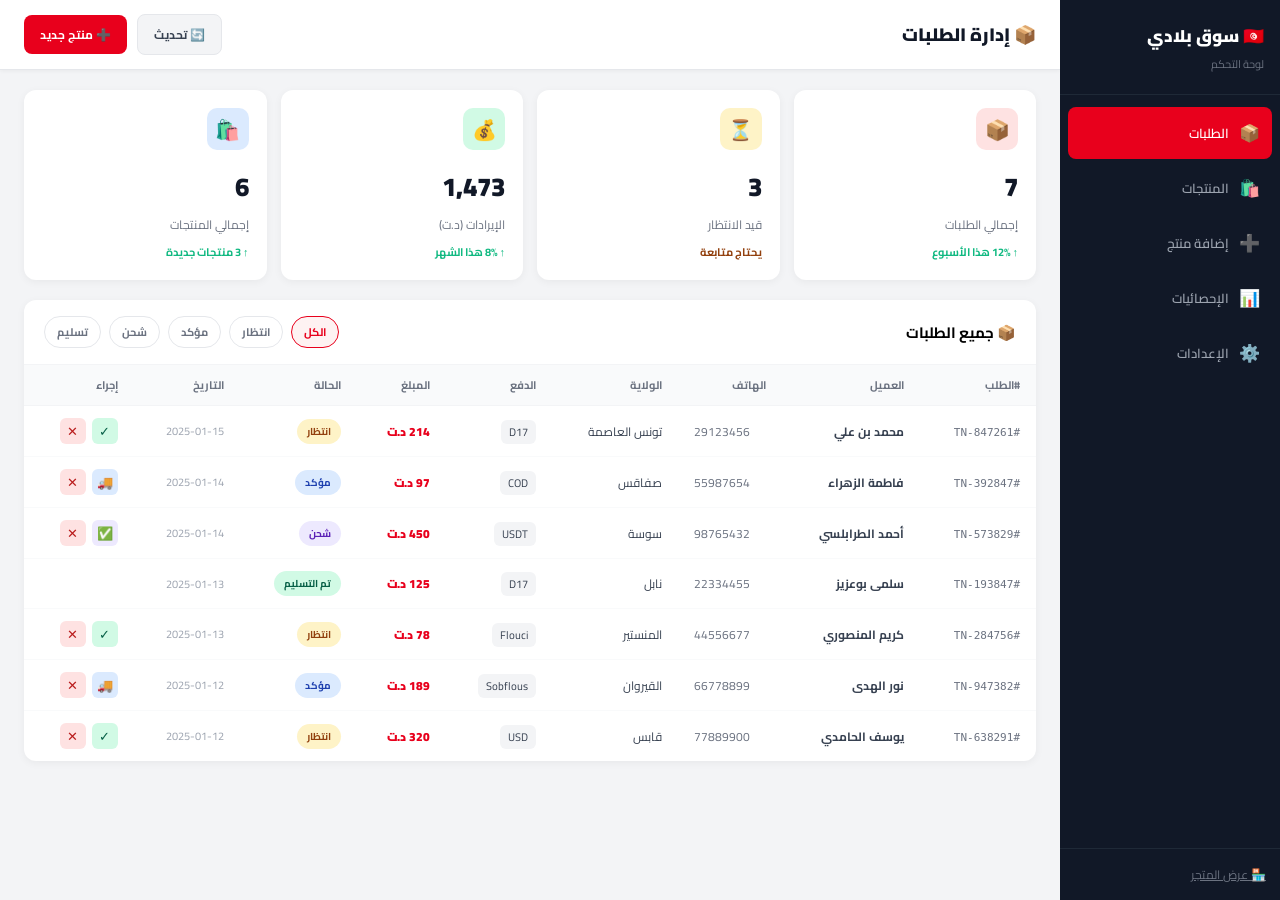
<file: admin-لوحة-التحكم.html>
<!DOCTYPE html>
<html lang="ar" dir="rtl">
<head>
<meta charset="UTF-8">
<meta name="viewport" content="width=device-width, initial-scale=1.0">
<title>لوحة التحكم | سوق بلادي</title>
<link href="https://fonts.googleapis.com/css2?family=Cairo:wght@400;600;700;900&display=swap" rel="stylesheet">
<style>
*{margin:0;padding:0;box-sizing:border-box}
body{font-family:'Cairo',sans-serif;background:#F3F4F6;direction:rtl}
:root{--red:#E8001C;--green:#10B981;--blue:#3B82F6;--gold:#F5A623;--dark:#111827}

.sidebar{position:fixed;right:0;top:0;height:100vh;width:220px;background:var(--dark);display:flex;flex-direction:column;z-index:10}
.sb-logo{padding:20px 16px;border-bottom:1px solid #1F2937}
.sb-logo h1{color:white;font-size:17px;font-weight:900}
.sb-logo p{color:#6B7280;font-size:11px;margin-top:2px}
.sb-nav{padding:12px 8px;flex:1}
.sb-item{display:flex;align-items:center;gap:10px;padding:10px 12px;border-radius:8px;color:#9CA3AF;font-size:13px;font-weight:600;cursor:pointer;transition:all .2s;margin-bottom:3px}
.sb-item:hover{background:#1F2937;color:white}
.sb-item.active{background:var(--red);color:white}
.sb-item .si{font-size:17px}
.sb-footer{padding:14px;border-top:1px solid #1F2937}
.sb-footer a{color:#6B7280;font-size:12px;display:flex;align-items:center;gap:6px;transition:color .2s}
.sb-footer a:hover{color:white}

.main{margin-right:220px;min-height:100vh}
.topbar{background:white;padding:14px 24px;border-bottom:1px solid #E5E7EB;display:flex;align-items:center;justify-content:space-between;box-shadow:0 1px 4px rgba(0,0,0,.05)}
.tb-title{font-size:18px;font-weight:900;color:#111827}
.tb-actions{display:flex;align-items:center;gap:10px}
.tb-btn{padding:8px 16px;border-radius:8px;font-size:12px;font-weight:700;cursor:pointer;font-family:'Cairo',sans-serif;border:none;transition:all .2s}
.tb-btn.primary{background:var(--red);color:white}
.tb-btn.primary:hover{background:#b50017}
.tb-btn.sec{background:#F3F4F6;color:#374151;border:1px solid #E5E7EB}

.content{padding:20px 24px}

/* STATS */
.stats-grid{display:grid;grid-template-columns:repeat(4,1fr);gap:14px;margin-bottom:20px}
.stat-card{background:white;border-radius:12px;padding:18px;box-shadow:0 2px 8px rgba(0,0,0,.05)}
.stat-icon{width:42px;height:42px;border-radius:10px;display:flex;align-items:center;justify-content:center;font-size:20px;margin-bottom:12px}
.stat-val{font-size:26px;font-weight:900;color:#111827}
.stat-label{font-size:12px;color:#6B7280;margin-top:2px}
.stat-change{font-size:11px;font-weight:700;margin-top:6px}
.up{color:var(--green)}.down{color:var(--red)}

/* TABLE */
.table-card{background:white;border-radius:12px;box-shadow:0 2px 8px rgba(0,0,0,.05);overflow:hidden;margin-bottom:16px}
.tc-head{padding:16px 20px;display:flex;align-items:center;justify-content:space-between;border-bottom:1px solid #F3F4F6}
.tc-title{font-size:15px;font-weight:700}
.tc-filters{display:flex;gap:8px}
.filter-btn{padding:5px 12px;border-radius:20px;font-size:11px;font-weight:700;cursor:pointer;border:1.5px solid #E5E7EB;background:white;color:#6B7280;transition:all .2s;font-family:'Cairo',sans-serif}
.filter-btn.active,.filter-btn:hover{border-color:var(--red);color:var(--red);background:#FEF2F2}
table{width:100%;border-collapse:collapse}
th{text-align:right;padding:10px 16px;font-size:11px;font-weight:700;color:#6B7280;background:#F9FAFB;border-bottom:1px solid #F3F4F6}
td{padding:12px 16px;font-size:12px;border-bottom:1px solid #F9FAFB;color:#374151}
tr:last-child td{border-bottom:none}
tr:hover td{background:#FAFAFA}
.status-badge{padding:3px 10px;border-radius:20px;font-size:10px;font-weight:700;display:inline-block}
.s-pending{background:#FEF3C7;color:#92400E}
.s-confirmed{background:#DBEAFE;color:#1E40AF}
.s-shipped{background:#EDE9FE;color:#5B21B6}
.s-delivered{background:#D1FAE5;color:#065F46}
.s-cancelled{background:#FEE2E2;color:#B91C1C}
.action-btn{width:26px;height:26px;border-radius:6px;border:none;cursor:pointer;display:inline-flex;align-items:center;justify-content:center;font-size:13px;transition:all .2s;margin-left:3px}
.action-btn:hover{transform:scale(1.1)}
.a-confirm{background:#D1FAE5;color:#065F46}
.a-ship{background:#DBEAFE;color:#1E40AF}
.a-deliver{background:#EDE9FE;color:#5B21B6}
.a-cancel{background:#FEE2E2;color:#B91C1C}

/* ADD PRODUCT FORM */
.form-card{background:white;border-radius:12px;padding:24px;box-shadow:0 2px 8px rgba(0,0,0,.05);max-width:600px}
.form-row{display:grid;grid-template-columns:1fr 1fr;gap:12px;margin-bottom:12px}
.form-full{grid-column:1/-1}
.form-group{display:flex;flex-direction:column;gap:4px}
.form-label{font-size:11px;font-weight:700;color:#6B7280}
.form-input,.form-select,.form-textarea{padding:10px 12px;border:2px solid #E5E7EB;border-radius:8px;font-size:13px;font-family:'Cairo',sans-serif;direction:rtl;transition:border-color .2s;outline:none}
.form-input:focus,.form-select:focus,.form-textarea:focus{border-color:var(--red)}
.form-textarea{resize:none;height:80px}
.submit-btn{background:var(--red);color:white;padding:12px 28px;border-radius:8px;font-size:14px;font-weight:700;cursor:pointer;font-family:'Cairo',sans-serif;border:none;transition:all .2s;margin-top:4px}
.submit-btn:hover{background:#b50017;transform:translateY(-1px)}

/* TABS */
.tab-content{display:none}.tab-content.active{display:block}

@media(max-width:768px){
  .sidebar{display:none}.main{margin-right:0}
  .stats-grid{grid-template-columns:repeat(2,1fr)}
}
</style>
</head>
<body>

<!-- SIDEBAR -->
<div class="sidebar">
  <div class="sb-logo">
    <h1>🇹🇳 سوق بلادي</h1>
    <p>لوحة التحكم</p>
  </div>
  <div class="sb-nav">
    <div class="sb-item active" onclick="showTab('orders',this)"><span class="si">📦</span> الطلبات</div>
    <div class="sb-item" onclick="showTab('products',this)"><span class="si">🛍️</span> المنتجات</div>
    <div class="sb-item" onclick="showTab('add',this)"><span class="si">➕</span> إضافة منتج</div>
    <div class="sb-item" onclick="showTab('stats',this)"><span class="si">📊</span> الإحصائيات</div>
    <div class="sb-item" onclick="showTab('settings',this)"><span class="si">⚙️</span> الإعدادات</div>
  </div>
  <div class="sb-footer">
    <a href="/index.html">🏪 عرض المتجر</a>
  </div>
</div>

<!-- MAIN -->
<div class="main">
  <div class="topbar">
    <div class="tb-title" id="page-title">📦 إدارة الطلبات</div>
    <div class="tb-actions">
      <button class="tb-btn sec" onclick="location.reload()">🔄 تحديث</button>
      <button class="tb-btn primary" onclick="showTab('add',null)">➕ منتج جديد</button>
    </div>
  </div>

  <div class="content">
    <!-- STATS ROW -->
    <div class="stats-grid">
      <div class="stat-card">
        <div class="stat-icon" style="background:#FEE2E2">📦</div>
        <div class="stat-val" id="stat-orders">24</div>
        <div class="stat-label">إجمالي الطلبات</div>
        <div class="stat-change up">↑ 12% هذا الأسبوع</div>
      </div>
      <div class="stat-card">
        <div class="stat-icon" style="background:#FEF3C7">⏳</div>
        <div class="stat-val" id="stat-pending">7</div>
        <div class="stat-label">قيد الانتظار</div>
        <div class="stat-change" style="color:#92400E">يحتاج متابعة</div>
      </div>
      <div class="stat-card">
        <div class="stat-icon" style="background:#D1FAE5">💰</div>
        <div class="stat-val" id="stat-revenue">3,240</div>
        <div class="stat-label">الإيرادات (د.ت)</div>
        <div class="stat-change up">↑ 8% هذا الشهر</div>
      </div>
      <div class="stat-card">
        <div class="stat-icon" style="background:#DBEAFE">🛍️</div>
        <div class="stat-val" id="stat-products">16</div>
        <div class="stat-label">إجمالي المنتجات</div>
        <div class="stat-change up">↑ 3 منتجات جديدة</div>
      </div>
    </div>

    <!-- ORDERS TAB -->
    <div class="tab-content active" id="tab-orders">
      <div class="table-card">
        <div class="tc-head">
          <div class="tc-title">📦 جميع الطلبات</div>
          <div class="tc-filters">
            <button class="filter-btn active" onclick="filterOrders('all',this)">الكل</button>
            <button class="filter-btn" onclick="filterOrders('pending',this)">انتظار</button>
            <button class="filter-btn" onclick="filterOrders('confirmed',this)">مؤكد</button>
            <button class="filter-btn" onclick="filterOrders('shipped',this)">شحن</button>
            <button class="filter-btn" onclick="filterOrders('delivered',this)">تسليم</button>
          </div>
        </div>
        <div style="overflow-x:auto">
          <table>
            <thead>
              <tr>
                <th>#الطلب</th><th>العميل</th><th>الهاتف</th><th>الولاية</th><th>الدفع</th><th>المبلغ</th><th>الحالة</th><th>التاريخ</th><th>إجراء</th>
              </tr>
            </thead>
            <tbody id="orders-tbody"></tbody>
          </table>
        </div>
      </div>
    </div>

    <!-- PRODUCTS TAB -->
    <div class="tab-content" id="tab-products">
      <div class="table-card">
        <div class="tc-head">
          <div class="tc-title">🛍️ المنتجات</div>
        </div>
        <div style="overflow-x:auto">
          <table>
            <thead>
              <tr><th>المنتج</th><th>الفئة</th><th>السعر</th><th>السعر القديم</th><th>المخزون</th><th>التخفيض</th></tr>
            </thead>
            <tbody id="products-tbody"></tbody>
          </table>
        </div>
      </div>
    </div>

    <!-- ADD PRODUCT TAB -->
    <div class="tab-content" id="tab-add">
      <div class="form-card">
        <h2 style="font-size:17px;font-weight:900;margin-bottom:18px;color:#111827">➕ إضافة منتج جديد</h2>
        <div class="form-row">
          <div class="form-group form-full">
            <label class="form-label">اسم المنتج بالعربية *</label>
            <input class="form-input" id="np-name" placeholder="مثال: سماعات بلوتوث لاسلكية">
          </div>
          <div class="form-group form-full">
            <label class="form-label">وصف المنتج</label>
            <textarea class="form-textarea" id="np-desc" placeholder="اكتب وصفاً مختصراً للمنتج..."></textarea>
          </div>
          <div class="form-group">
            <label class="form-label">السعر الحالي (د.ت) *</label>
            <input class="form-input" id="np-price" type="number" placeholder="89">
          </div>
          <div class="form-group">
            <label class="form-label">السعر القديم (د.ت)</label>
            <input class="form-input" id="np-old" type="number" placeholder="149">
          </div>
          <div class="form-group">
            <label class="form-label">الفئة *</label>
            <select class="form-select" id="np-cat">
              <option value="electronics">📱 إلكترونيات</option>
              <option value="fashion">👗 أزياء وملابس</option>
              <option value="home">🏠 منزل وديكور</option>
              <option value="beauty">💄 جمال وعناية</option>
              <option value="sports">⚽ رياضة</option>
              <option value="kids">🧸 أطفال</option>
            </select>
          </div>
          <div class="form-group">
            <label class="form-label">الكمية في المخزون *</label>
            <input class="form-input" id="np-stock" type="number" placeholder="50">
          </div>
          <div class="form-group form-full">
            <label class="form-label">رابط صورة المنتج (اختياري)</label>
            <input class="form-input" id="np-img" placeholder="https://...">
          </div>
        </div>
        <button class="submit-btn" onclick="addProduct()">➕ إضافة المنتج</button>
        <div id="add-msg" style="margin-top:10px;font-size:13px;font-weight:700"></div>
      </div>
    </div>

    <!-- STATS TAB -->
    <div class="tab-content" id="tab-stats">
      <div class="table-card" style="padding:24px">
        <h2 style="font-size:17px;font-weight:900;margin-bottom:16px">📊 إحصائيات المتجر</h2>
        <div style="display:grid;grid-template-columns:repeat(2,1fr);gap:16px">
          <div style="background:#F9FAFB;border-radius:10px;padding:16px">
            <div style="font-size:13px;color:#6B7280;font-weight:700;margin-bottom:8px">💳 طرق الدفع الأكثر استخداماً</div>
            <div style="display:flex;flex-direction:column;gap:6px" id="pay-stats"></div>
          </div>
          <div style="background:#F9FAFB;border-radius:10px;padding:16px">
            <div style="font-size:13px;color:#6B7280;font-weight:700;margin-bottom:8px">🗺️ أكثر الولايات طلباً</div>
            <div style="display:flex;flex-direction:column;gap:6px" id="gov-stats"></div>
          </div>
        </div>
      </div>
    </div>

    <!-- SETTINGS TAB -->
    <div class="tab-content" id="tab-settings">
      <div class="form-card">
        <h2 style="font-size:17px;font-weight:900;margin-bottom:18px">⚙️ إعدادات المتجر</h2>
        <div style="display:flex;flex-direction:column;gap:14px">
          <div class="form-group">
            <label class="form-label">اسم المتجر</label>
            <input class="form-input" value="سوق بلادي">
          </div>
          <div class="form-group">
            <label class="form-label">رقم واتساب للتواصل</label>
            <input class="form-input" placeholder="+216 XX XXX XXX" dir="ltr">
          </div>
          <div class="form-group">
            <label class="form-label">رسوم التوصيل الافتراضية (د.ت)</label>
            <input class="form-input" value="7" type="number">
          </div>
          <div class="form-group">
            <label class="form-label">عنوان محفظة USDT (TRC20)</label>
            <input class="form-input" value="TKjXzp9vF3mNwQ8cYhRfbT2eUsLdP7aKmX" dir="ltr">
          </div>
          <div class="form-group">
            <label class="form-label">إيميل PayPal</label>
            <input class="form-input" placeholder="pay@souqbladi.tn" dir="ltr">
          </div>
          <button class="submit-btn">💾 حفظ الإعدادات</button>
        </div>
      </div>
    </div>
  </div>
</div>

<script>
// DEMO DATA
let orders = [
  {id:'TN-847261',name:'محمد بن علي',phone:'29123456',gov:'تونس العاصمة',pay:'D17',amount:214,status:'pending',date:'2025-01-15'},
  {id:'TN-392847',name:'فاطمة الزهراء',phone:'55987654',gov:'صفاقس',pay:'COD',amount:97,status:'confirmed',date:'2025-01-14'},
  {id:'TN-573829',name:'أحمد الطرابلسي',phone:'98765432',gov:'سوسة',pay:'USDT',amount:450,status:'shipped',date:'2025-01-14'},
  {id:'TN-193847',name:'سلمى بوعزيز',phone:'22334455',gov:'نابل',pay:'D17',amount:125,status:'delivered',date:'2025-01-13'},
  {id:'TN-284756',name:'كريم المنصوري',phone:'44556677',gov:'المنستير',pay:'Flouci',amount:78,status:'pending',date:'2025-01-13'},
  {id:'TN-947382',name:'نور الهدى',phone:'66778899',gov:'القيروان',pay:'Sobflous',amount:189,status:'confirmed',date:'2025-01-12'},
  {id:'TN-638291',name:'يوسف الحامدي',phone:'77889900',gov:'قابس',pay:'USD',amount:320,status:'pending',date:'2025-01-12'},
]

const products = [
  {name:'سماعات بلوتوث لاسلكية',cat:'electronics',price:89,old:149,stock:50,disc:40},
  {name:'ساعة ذكية مقاومة للماء',cat:'electronics',price:125,old:220,stock:30,disc:43},
  {name:'حقيبة ظهر جلدية',cat:'fashion',price:65,old:95,stock:20,disc:32},
  {name:'مجموعة عناية بشرة كورية',cat:'beauty',price:48,old:80,stock:100,disc:40},
  {name:'مصباح LED ذكي',cat:'home',price:29,old:45,stock:60,disc:36},
  {name:'حذاء رياضي للجري',cat:'sports',price:85,old:130,stock:25,disc:35},
]

const STATUS = {
  pending:{label:'انتظار',cls:'s-pending'},
  confirmed:{label:'مؤكد',cls:'s-confirmed'},
  shipped:{label:'شحن',cls:'s-shipped'},
  delivered:{label:'تم التسليم',cls:'s-delivered'},
  cancelled:{label:'ملغي',cls:'s-cancelled'},
}

function renderOrders(filter='all') {
  const filtered = filter==='all' ? orders : orders.filter(o=>o.status===filter)
  const tbody = document.getElementById('orders-tbody')
  tbody.innerHTML = filtered.map(o=>`
    <tr>
      <td><span style="font-family:monospace;font-size:11px;color:#6B7280">#${o.id}</span></td>
      <td style="font-weight:700">${o.name}</td>
      <td style="direction:ltr;color:#6B7280">${o.phone}</td>
      <td>${o.gov}</td>
      <td><span style="background:#F3F4F6;padding:2px 8px;border-radius:6px;font-size:11px">${o.pay}</span></td>
      <td style="font-weight:900;color:#E8001C">${o.amount} د.ت</td>
      <td><span class="status-badge ${STATUS[o.status].cls}">${STATUS[o.status].label}</span></td>
      <td style="color:#9CA3AF;font-size:11px">${o.date}</td>
      <td>
        ${o.status==='pending'?`<button class="action-btn a-confirm" onclick="updateStatus('${o.id}','confirmed')" title="تأكيد">✓</button>`:''}
        ${o.status==='confirmed'?`<button class="action-btn a-ship" onclick="updateStatus('${o.id}','shipped')" title="شحن">🚚</button>`:''}
        ${o.status==='shipped'?`<button class="action-btn a-deliver" onclick="updateStatus('${o.id}','delivered')" title="تسليم">✅</button>`:''}
        ${!['delivered','cancelled'].includes(o.status)?`<button class="action-btn a-cancel" onclick="updateStatus('${o.id}','cancelled')" title="إلغاء">✕</button>`:''}
      </td>
    </tr>
  `).join('')
  document.getElementById('stat-orders').textContent=orders.length
  document.getElementById('stat-pending').textContent=orders.filter(o=>o.status==='pending').length
  document.getElementById('stat-revenue').textContent=orders.filter(o=>o.status!=='cancelled').reduce((s,o)=>s+o.amount,0).toLocaleString()
}

function renderProducts() {
  document.getElementById('products-tbody').innerHTML = products.map(p=>`
    <tr>
      <td style="font-weight:700">${p.name}</td>
      <td><span style="background:#DBEAFE;color:#1E40AF;padding:2px 8px;border-radius:10px;font-size:10px;font-weight:700">${p.cat}</span></td>
      <td style="font-weight:900;color:#E8001C">${p.price} د.ت</td>
      <td style="color:#9CA3AF;text-decoration:line-through">${p.old} د.ت</td>
      <td><span style="font-weight:700;color:${p.stock<10?'#E8001C':'#10B981'}">${p.stock}</span></td>
      <td><span style="background:#FEE2E2;color:#B91C1C;padding:2px 8px;border-radius:10px;font-size:10px;font-weight:700">-${p.disc}%</span></td>
    </tr>
  `).join('')
  document.getElementById('stat-products').textContent=products.length
}

function renderStats() {
  const pays = {}; orders.forEach(o=>{pays[o.pay]=(pays[o.pay]||0)+1})
  document.getElementById('pay-stats').innerHTML = Object.entries(pays).sort((a,b)=>b[1]-a[1]).map(([k,v])=>`
    <div style="display:flex;justify-content:space-between;font-size:12px">
      <span style="font-weight:600">${k}</span>
      <span style="font-weight:900;color:#E8001C">${v} طلبات</span>
    </div>
  `).join('')
  const govs = {}; orders.forEach(o=>{govs[o.gov]=(govs[o.gov]||0)+1})
  document.getElementById('gov-stats').innerHTML = Object.entries(govs).sort((a,b)=>b[1]-a[1]).map(([k,v])=>`
    <div style="display:flex;justify-content:space-between;font-size:12px">
      <span style="font-weight:600">${k}</span>
      <span style="font-weight:900;color:#3B82F6">${v} طلبات</span>
    </div>
  `).join('')
}

function updateStatus(id, status) {
  orders = orders.map(o=>o.id===id?{...o,status}:o)
  renderOrders()
}

function filterOrders(filter, btn) {
  document.querySelectorAll('.filter-btn').forEach(b=>b.classList.remove('active'))
  if(btn) btn.classList.add('active')
  renderOrders(filter)
}

function addProduct() {
  const name=document.getElementById('np-name').value.trim()
  const price=parseFloat(document.getElementById('np-price').value)
  const old=parseFloat(document.getElementById('np-old').value)||0
  const cat=document.getElementById('np-cat').value
  const stock=parseInt(document.getElementById('np-stock').value)||0
  const msg=document.getElementById('add-msg')
  if(!name||!price){msg.style.color='#E8001C';msg.textContent='⚠️ يرجى ملء الحقول المطلوبة';return}
  products.push({name,cat,price,old,stock,disc:old?Math.round((1-price/old)*100):0})
  renderProducts()
  document.getElementById('np-name').value=''
  document.getElementById('np-price').value=''
  document.getElementById('np-old').value=''
  document.getElementById('np-stock').value=''
  msg.style.color='#10B981'
  msg.textContent=`✅ تمت إضافة "${name}" بنجاح!`
  setTimeout(()=>{msg.textContent='';showTab('products',null)},2000)
}

function showTab(tab, el) {
  document.querySelectorAll('.tab-content').forEach(t=>t.classList.remove('active'))
  document.querySelectorAll('.sb-item').forEach(i=>i.classList.remove('active'))
  document.getElementById('tab-'+tab).classList.add('active')
  if(el) el.classList.add('active')
  const titles={orders:'📦 إدارة الطلبات',products:'🛍️ إدارة المنتجات',add:'➕ إضافة منتج جديد',stats:'📊 الإحصائيات',settings:'⚙️ الإعدادات'}
  document.getElementById('page-title').textContent=titles[tab]
}

// Init
renderOrders()
renderProducts()
renderStats()
</script>
</body>
</html>
</file>
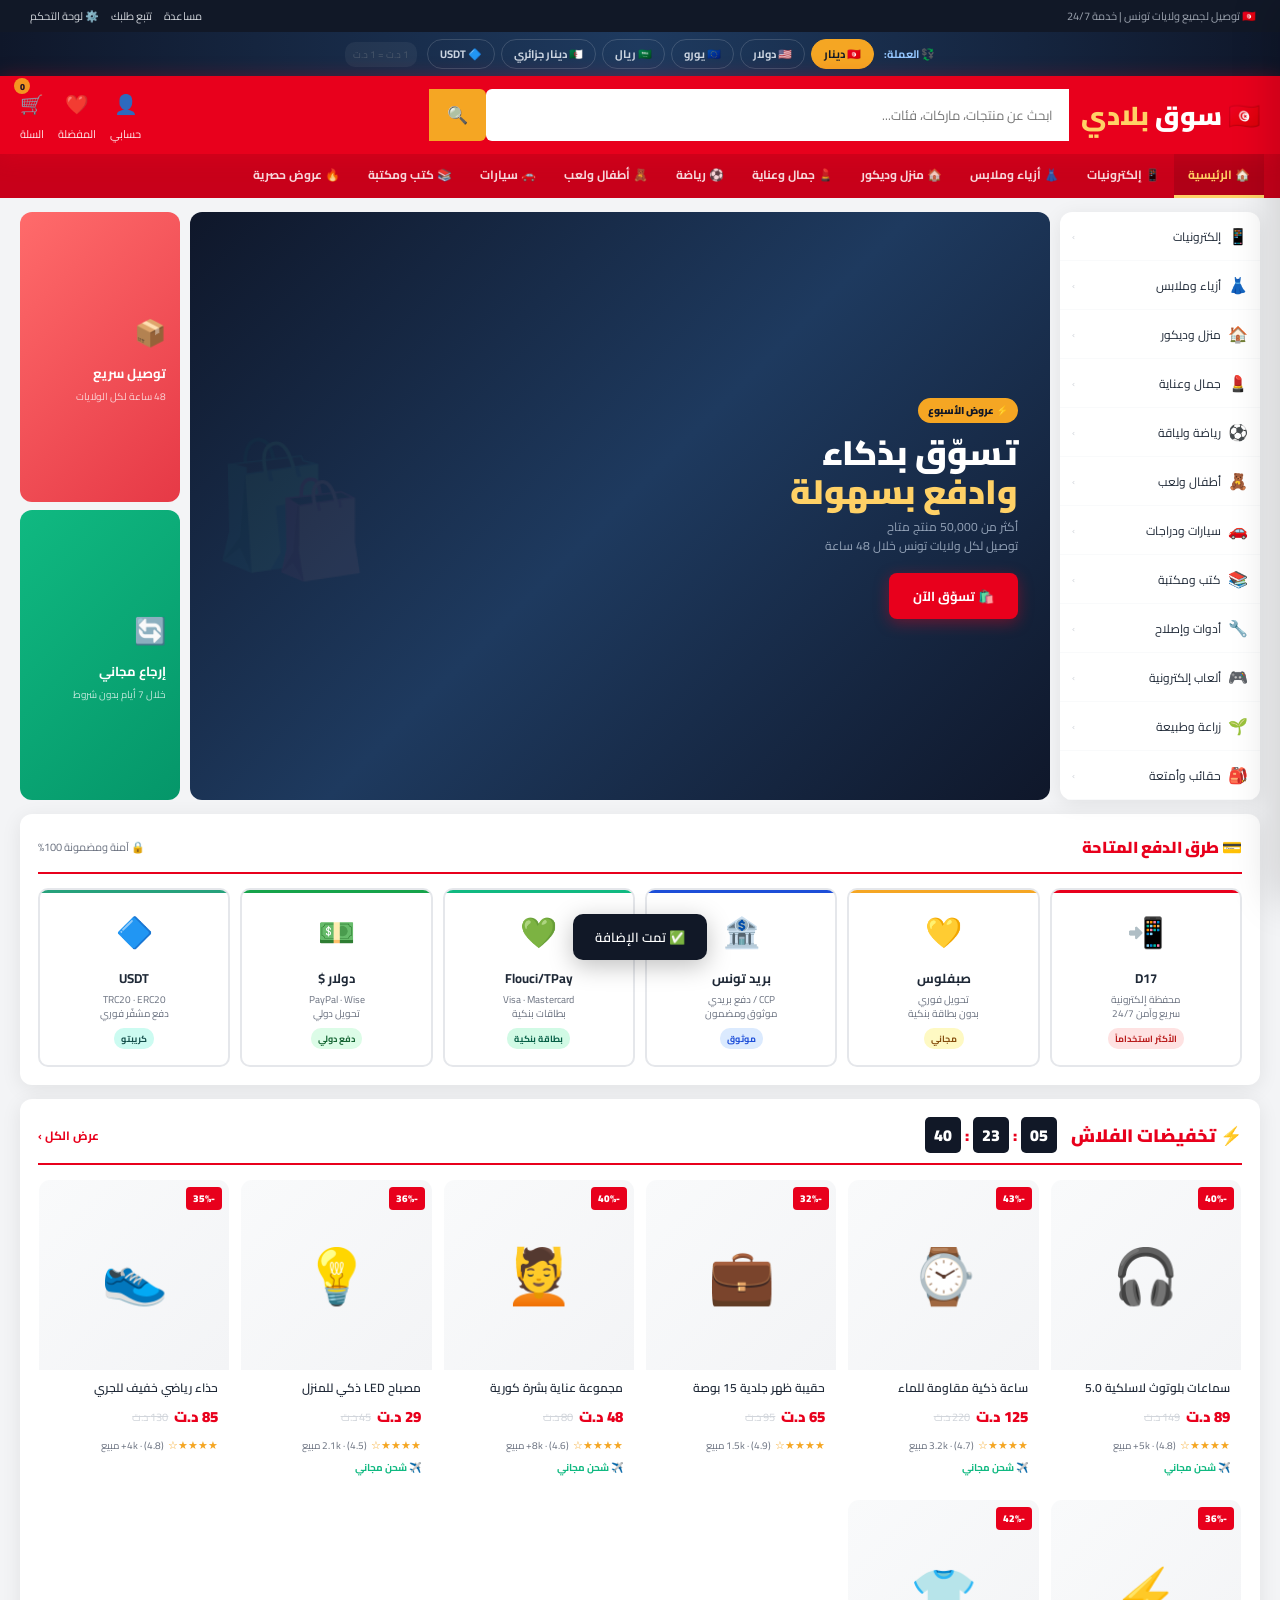
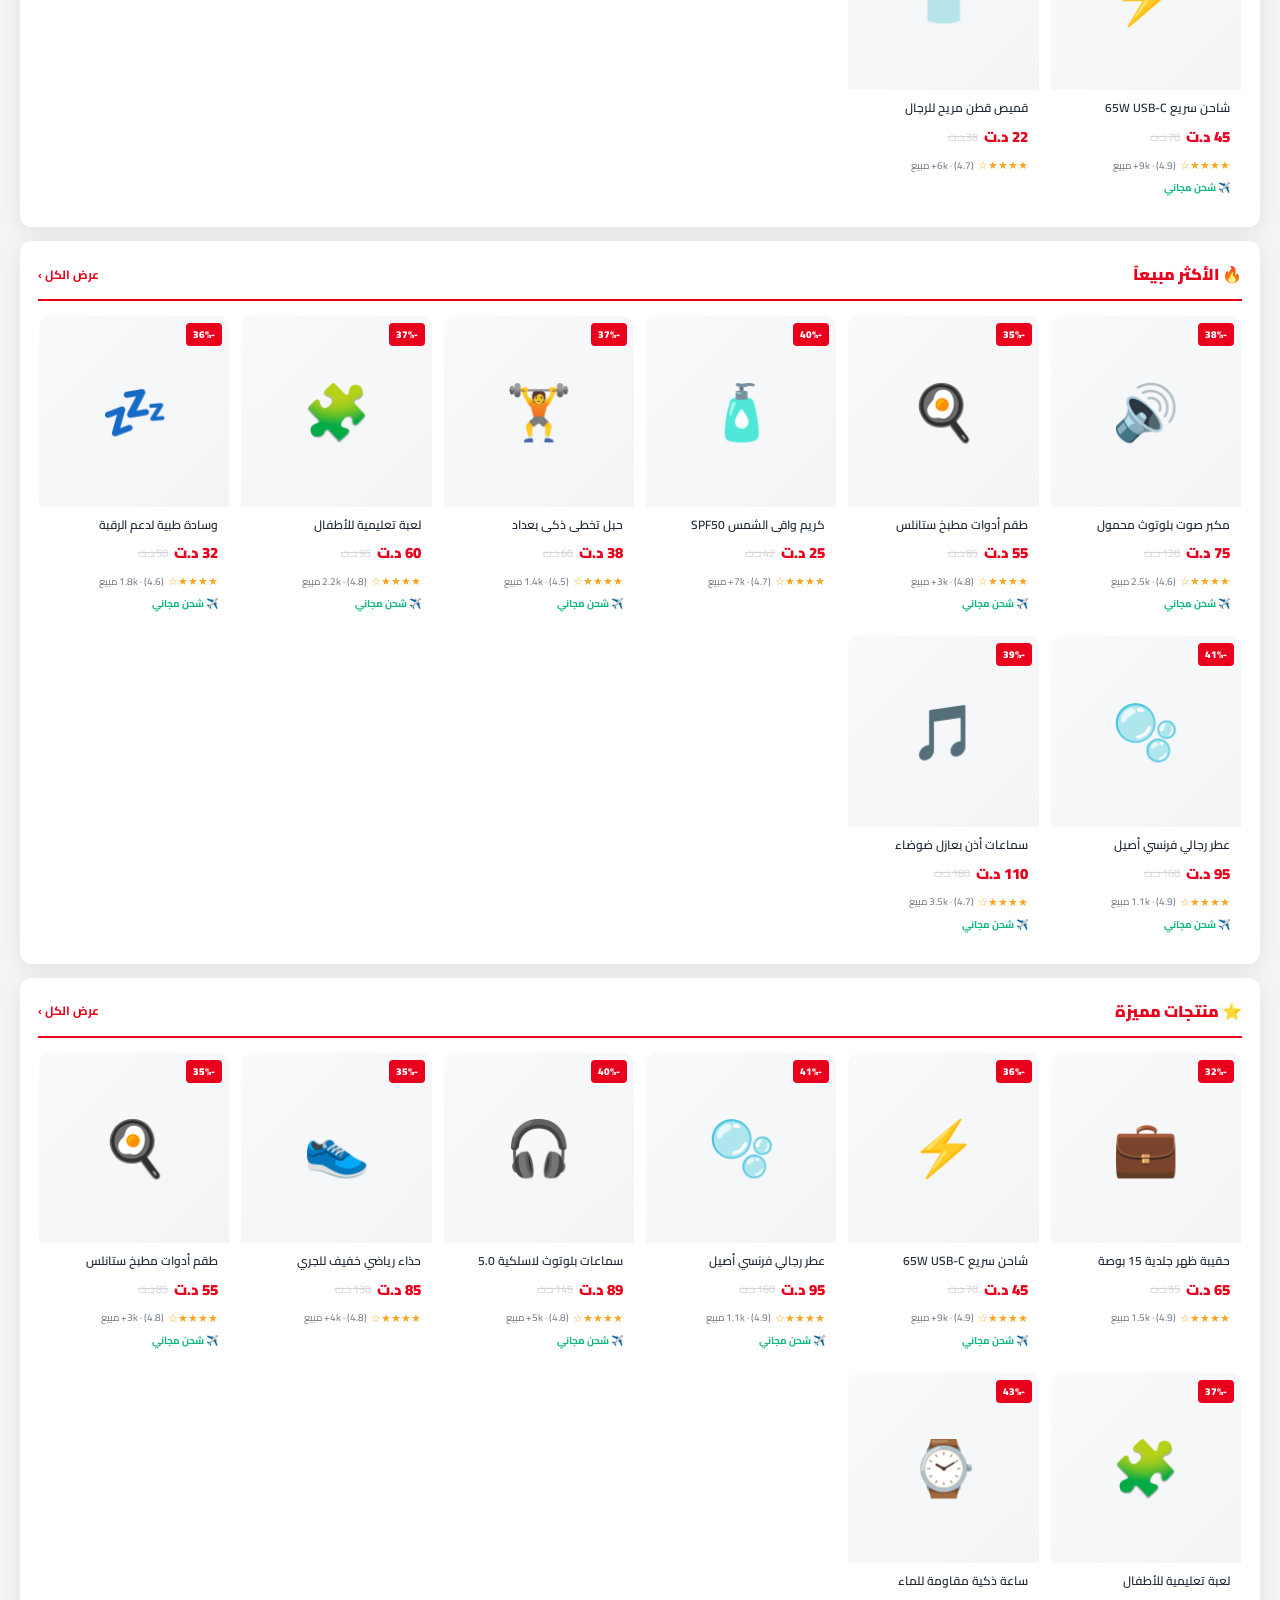
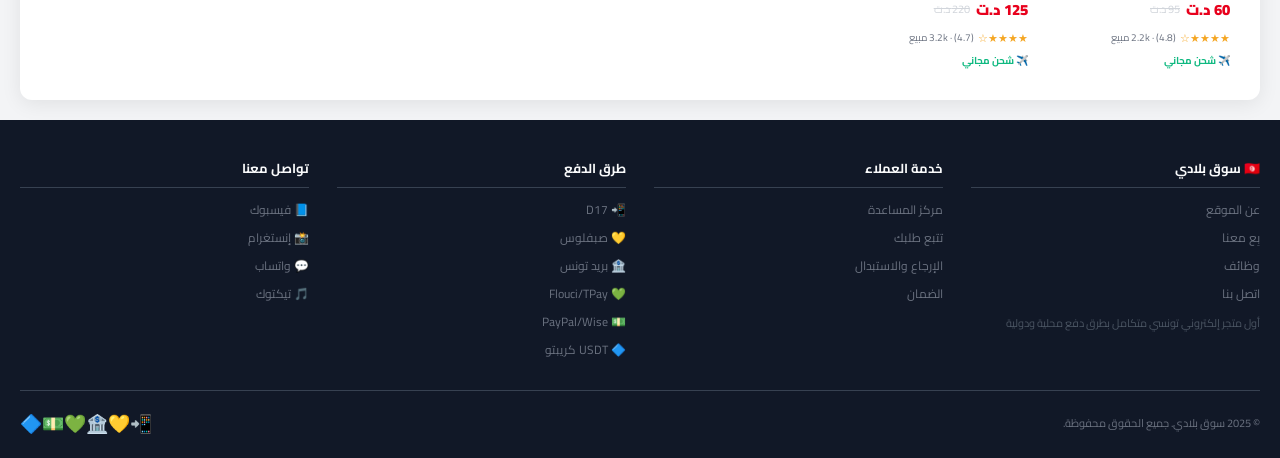
<file: store-متجر-بلادي.html>
<!DOCTYPE html>
<html lang="ar" dir="rtl">
<head>
<meta charset="UTF-8">
<meta name="viewport" content="width=device-width, initial-scale=1.0">
<title>سوق بلادي | Souq Bladi</title>
<link href="https://fonts.googleapis.com/css2?family=Cairo:wght@300;400;600;700;900&display=swap" rel="stylesheet">
<style>
/* ===== VARIABLES ===== */
:root {
  --red: #E8001C;
  --red-d: #b50017;
  --red-l: #ff3347;
  --gold: #F5A623;
  --gold-l: #FFD166;
  --dark: #111827;
  --bg: #F3F4F6;
  --white: #ffffff;
  --text: #1F2937;
  --muted: #6B7280;
  --border: #E5E7EB;
  --green: #10B981;
  --shadow: 0 4px 20px rgba(0,0,0,0.08);
  --shadow-lg: 0 10px 40px rgba(0,0,0,0.15);
  --radius: 12px;
}
*{margin:0;padding:0;box-sizing:border-box}
body{font-family:'Cairo',sans-serif;background:var(--bg);color:var(--text);direction:rtl;overflow-x:hidden}
a{text-decoration:none;color:inherit}
button{font-family:'Cairo',sans-serif;cursor:pointer;border:none;outline:none}
input,select,textarea{font-family:'Cairo',sans-serif;outline:none}

/* ===== TOPBAR ===== */
.topbar{background:var(--dark);color:#9CA3AF;font-size:11px;padding:6px 24px;display:flex;justify-content:space-between;align-items:center}
.topbar a{color:#D1D5DB;margin:0 6px;transition:color .2s}.topbar a:hover{color:var(--gold)}

/* ===== CURRENCY BAR ===== */
.currency-bar{background:linear-gradient(90deg,#0F172A,#1E3A5F,#0F172A);padding:7px 20px;display:flex;align-items:center;justify-content:center;gap:10px;flex-wrap:wrap}
.cb-label{color:#93C5FD;font-size:11px;font-weight:700}
.cb-btns{display:flex;gap:6px;flex-wrap:wrap;justify-content:center}
.cb-btn{padding:4px 12px;border-radius:20px;border:1.5px solid rgba(255,255,255,0.15);background:transparent;color:#CBD5E1;font-size:11px;font-weight:700;cursor:pointer;transition:all .2s;font-family:'Cairo',sans-serif}
.cb-btn:hover{border-color:var(--gold);color:var(--gold)}
.cb-btn.active{background:var(--gold);color:var(--dark);border-color:var(--gold)}
.cb-rate{color:#475569;font-size:10px;padding:3px 8px;background:rgba(255,255,255,0.05);border-radius:10px}

/* ===== HEADER ===== */
header{background:var(--red);padding:10px 20px;display:flex;align-items:center;gap:12px;position:sticky;top:0;z-index:200;box-shadow:0 4px 20px rgba(232,0,28,.4)}
.logo{font-size:26px;font-weight:900;color:white;white-space:nowrap;display:flex;align-items:center;gap:6px}
.logo span{color:var(--gold-l)}
.search-wrap{flex:1;display:flex;max-width:640px}
.search-wrap input{flex:1;padding:10px 16px;border:none;border-radius:6px 0 0 6px;font-size:13px;font-family:'Cairo',sans-serif;direction:rtl}
.search-wrap button{padding:10px 18px;background:var(--gold);border-radius:0 6px 6px 0;font-size:17px;transition:background .2s}
.search-wrap button:hover{background:var(--gold-l)}
.h-actions{display:flex;gap:14px;align-items:center;margin-right:auto}
.h-btn{color:white;font-size:11px;display:flex;flex-direction:column;align-items:center;gap:2px;cursor:pointer;opacity:.9;transition:opacity .2s;position:relative}
.h-btn:hover{opacity:1}
.h-btn .ic{font-size:19px}
.cart-badge{background:var(--gold);color:var(--dark);font-size:9px;font-weight:900;border-radius:50%;width:16px;height:16px;display:flex;align-items:center;justify-content:center;position:absolute;top:-8px;left:-6px}

/* ===== NAV ===== */
nav{background:#C8001A;padding:0 16px;display:flex;overflow-x:auto;scrollbar-width:none}
nav::-webkit-scrollbar{display:none}
nav a{color:rgba(255,255,255,.85);font-size:12px;font-weight:700;padding:9px 14px;white-space:nowrap;border-bottom:3px solid transparent;transition:all .2s}
nav a:hover,nav a.active{color:var(--gold-l);border-bottom-color:var(--gold-l);background:rgba(0,0,0,.12)}

/* ===== HERO ===== */
.hero{display:grid;grid-template-columns:200px 1fr 160px;gap:10px;padding:14px 20px;max-width:1280px;margin:0 auto}
.cat-sidebar{background:white;border-radius:var(--radius);overflow:hidden;box-shadow:var(--shadow)}
.cat-item{padding:9px 12px;font-size:12px;display:flex;align-items:center;gap:7px;cursor:pointer;border-bottom:1px solid #F9FAFB;transition:all .2s}
.cat-item:hover{background:#FEF2F2;color:var(--red);padding-right:16px}
.cat-item .ci{font-size:16px}
.cat-item .ca{color:#D1D5DB;font-size:10px;margin-right:auto}

.main-banner{border-radius:var(--radius);overflow:hidden;background:linear-gradient(135deg,#0F172A 0%,#1E3A5F 50%,#0F172A 100%);display:flex;align-items:center;padding:28px 32px;min-height:260px;position:relative}
.mb-deco{position:absolute;left:20px;font-size:130px;opacity:.06;animation:float 4s ease-in-out infinite}
@keyframes float{0%,100%{transform:translateY(0) rotate(-5deg)}50%{transform:translateY(-12px) rotate(5deg)}}
.mb-content{z-index:2}
.mb-tag{background:var(--gold);color:var(--dark);font-size:10px;font-weight:900;padding:3px 10px;border-radius:20px;display:inline-block;margin-bottom:10px}
.mb-title{font-size:34px;font-weight:900;color:white;line-height:1.15;margin-bottom:6px}
.mb-title span{color:var(--gold-l)}
.mb-sub{color:#94A3B8;font-size:12px;margin-bottom:18px;line-height:1.6}
.mb-btn{background:var(--red);color:white;padding:11px 24px;border-radius:8px;font-weight:700;font-size:13px;display:inline-block;transition:all .2s;box-shadow:0 4px 15px rgba(232,0,28,.4)}
.mb-btn:hover{background:var(--red-l);transform:translateY(-2px)}

.mini-col{display:flex;flex-direction:column;gap:8px}
.mini-b{border-radius:var(--radius);padding:14px;flex:1;cursor:pointer;transition:transform .2s;display:flex;flex-direction:column;justify-content:center}
.mini-b:hover{transform:scale(1.03)}
.mini-b:nth-child(1){background:linear-gradient(135deg,#FF6B6B,#E63946)}
.mini-b:nth-child(2){background:linear-gradient(135deg,#10B981,#059669)}
.mini-b .mi{font-size:26px;margin-bottom:4px}
.mini-b .mt{color:white;font-weight:700;font-size:13px}
.mini-b .ms{color:rgba(255,255,255,.75);font-size:10px;margin-top:2px}

/* ===== PAYMENT SECTION ===== */
.section-wrap{max-width:1280px;margin:0 auto 14px;padding:0 20px}
.section-box{background:white;border-radius:var(--radius);padding:18px;box-shadow:var(--shadow)}
.section-head{display:flex;align-items:center;justify-content:space-between;margin-bottom:14px;padding-bottom:10px;border-bottom:2px solid var(--red)}
.section-title{font-size:16px;font-weight:900;color:var(--red)}
.see-all{color:var(--red);font-size:12px;font-weight:700}
.see-all:hover{text-decoration:underline}

.pay-grid{display:grid;grid-template-columns:repeat(6,1fr);gap:10px}
.pay-card{border:2px solid var(--border);border-radius:10px;padding:14px 10px;text-align:center;cursor:pointer;transition:all .25s;position:relative;overflow:hidden}
.pay-card::before{content:'';position:absolute;top:0;left:0;right:0;height:3px}
.pay-card.d17::before{background:#E8001C}
.pay-card.sob::before{background:#F5A623}
.pay-card.ccp::before{background:#1D4ED8}
.pay-card.tpay::before{background:#10B981}
.pay-card.usd::before{background:#16A34A}
.pay-card.usdt::before{background:#26A17B}
.pay-card:hover{border-color:var(--red);transform:translateY(-3px);box-shadow:0 8px 24px rgba(232,0,28,.12)}
.pay-card.sel{border-color:var(--red);background:#FEF2F2}
.pc-ico{font-size:30px;margin-bottom:6px}
.pc-name{font-size:13px;font-weight:700;margin-bottom:3px}
.pc-desc{font-size:10px;color:var(--muted);line-height:1.4}
.pc-badge{font-size:9px;padding:2px 7px;border-radius:10px;display:inline-block;margin-top:5px;font-weight:700}

/* ===== FLASH SALE ===== */
.flash-head{display:flex;align-items:center;gap:14px;flex-wrap:wrap}
.flash-title{font-size:18px;font-weight:900;color:var(--red)}
.countdown{display:flex;gap:4px;align-items:center}
.cd-box{background:var(--dark);color:white;padding:3px 9px;border-radius:5px;font-size:16px;font-weight:900;min-width:34px;text-align:center}
.cd-sep{color:var(--red);font-weight:900;font-size:16px}

/* ===== PRODUCTS ===== */
.products-grid{display:grid;grid-template-columns:repeat(auto-fill,minmax(180px,1fr));gap:10px;margin-top:14px}
.p-card{background:white;border-radius:var(--radius);overflow:hidden;cursor:pointer;transition:all .25s;border:1.5px solid transparent;position:relative}
.p-card:hover{box-shadow:var(--shadow-lg);border-color:var(--red);transform:translateY(-3px)}
.p-img{width:100%;aspect-ratio:1;background:linear-gradient(135deg,#F9FAFB,#F3F4F6);display:flex;align-items:center;justify-content:center;font-size:54px;position:relative;overflow:hidden}
.p-img img{width:100%;height:100%;object-fit:cover}
.disc-badge{position:absolute;top:7px;right:7px;background:var(--red);color:white;font-size:10px;font-weight:900;padding:2px 7px;border-radius:4px}
.wish-btn{position:absolute;top:7px;left:7px;width:28px;height:28px;background:white;border-radius:50%;display:flex;align-items:center;justify-content:center;font-size:14px;box-shadow:0 2px 8px rgba(0,0,0,.1);opacity:0;transition:opacity .2s;cursor:pointer}
.p-card:hover .wish-btn{opacity:1}
.add-btn{position:absolute;bottom:0;left:0;right:0;background:var(--red);color:white;font-size:12px;font-weight:700;padding:8px;display:flex;align-items:center;justify-content:center;gap:5px;transform:translateY(100%);transition:transform .25s;font-family:'Cairo',sans-serif;cursor:pointer}
.p-card:hover .add-btn{transform:translateY(0)}
.p-info{padding:10px 11px 11px}
.p-name{font-size:12px;color:var(--text);margin-bottom:5px;display:-webkit-box;-webkit-line-clamp:2;-webkit-box-orient:vertical;overflow:hidden;line-height:1.4;font-weight:600}
.p-prices{display:flex;align-items:center;gap:6px;flex-wrap:wrap;margin-bottom:4px}
.p-new{font-size:15px;font-weight:900;color:var(--red)}
.p-old{font-size:11px;color:#D1D5DB;text-decoration:line-through}
.p-stars{color:var(--gold);font-size:11px}
.p-meta{font-size:10px;color:var(--muted)}
.p-ship{font-size:10px;color:var(--green);font-weight:700;margin-top:3px}

/* ===== CART DRAWER ===== */
.overlay{position:fixed;inset:0;background:rgba(0,0,0,.5);z-index:300;opacity:0;pointer-events:none;transition:opacity .3s}
.overlay.open{opacity:1;pointer-events:all}
.cart-panel{position:fixed;right:0;top:0;height:100vh;width:360px;max-width:100vw;background:white;z-index:400;display:flex;flex-direction:column;transform:translateX(100%);transition:transform .3s;box-shadow:-8px 0 40px rgba(0,0,0,.15)}
.cart-panel.open{transform:translateX(0)}
.cp-head{display:flex;align-items:center;justify-content:space-between;padding:16px;border-bottom:2px solid var(--red)}
.cp-title{font-size:17px;font-weight:900}
.cp-close{background:none;font-size:20px;color:var(--muted);transition:color .2s}
.cp-close:hover{color:var(--red)}
.cp-items{flex:1;overflow-y:auto;padding:12px}
.cart-empty{display:flex;flex-direction:column;align-items:center;justify-content:center;height:100%;color:var(--muted);gap:10px}
.cart-empty .ce-ico{font-size:56px}
.ci-item{display:flex;gap:10px;padding:10px;background:#F9FAFB;border-radius:10px;margin-bottom:8px}
.ci-img{width:58px;height:58px;background:white;border-radius:8px;display:flex;align-items:center;justify-content:center;font-size:26px;border:1px solid var(--border);flex-shrink:0}
.ci-info{flex:1;min-width:0}
.ci-name{font-size:11px;font-weight:600;margin-bottom:3px;display:-webkit-box;-webkit-line-clamp:2;-webkit-box-orient:vertical;overflow:hidden}
.ci-price{color:var(--red);font-weight:900;font-size:13px}
.ci-qty{display:flex;align-items:center;gap:6px;margin-top:5px}
.qty-btn{width:24px;height:24px;border:1.5px solid var(--border);background:white;border-radius:5px;font-size:14px;display:flex;align-items:center;justify-content:center;transition:all .2s}
.qty-btn:hover{border-color:var(--red);color:var(--red)}
.ci-del{color:#D1D5DB;font-size:15px;cursor:pointer;align-self:flex-start;background:none;transition:color .2s}
.ci-del:hover{color:var(--red)}
.cp-foot{padding:14px;border-top:1px solid var(--border)}
.cp-summary{background:#F9FAFB;border-radius:10px;padding:12px;margin-bottom:10px}
.cs-row{display:flex;justify-content:space-between;font-size:12px;margin-bottom:6px;color:var(--muted)}
.cs-total{display:flex;justify-content:space-between;font-size:16px;font-weight:900;color:var(--red);border-top:1px solid var(--border);padding-top:8px;margin-top:4px}
.checkout-btn{width:100%;background:var(--red);color:white;padding:13px;border-radius:10px;font-size:14px;font-weight:900;transition:background .2s}
.checkout-btn:hover{background:var(--red-d)}

/* ===== CHECKOUT MODAL ===== */
.modal-overlay{position:fixed;inset:0;background:rgba(0,0,0,.6);z-index:500;display:none;align-items:center;justify-content:center;padding:16px}
.modal-overlay.open{display:flex}
.modal-box{background:white;border-radius:16px;width:100%;max-width:580px;max-height:92vh;overflow-y:auto;animation:popIn .3s ease}
@keyframes popIn{from{transform:scale(.9);opacity:0}to{transform:scale(1);opacity:1}}
.modal-head{background:var(--red);color:white;padding:18px 22px;border-radius:16px 16px 0 0;display:flex;align-items:center;justify-content:space-between}
.modal-title{font-size:17px;font-weight:900}
.modal-close{background:none;color:white;font-size:22px}
.modal-body{padding:20px}
.form-sec-title{font-size:13px;font-weight:700;color:var(--text);margin:14px 0 10px;display:flex;align-items:center;gap:6px}
.form-grid{display:grid;grid-template-columns:1fr 1fr;gap:10px}
.form-full{grid-column:1/-1}
.form-group{display:flex;flex-direction:column;gap:3px}
.form-label{font-size:11px;color:var(--muted);font-weight:600}
.form-input,.form-select{padding:9px 12px;border:2px solid var(--border);border-radius:8px;font-size:13px;transition:border-color .2s;direction:rtl;font-family:'Cairo',sans-serif}
.form-input:focus,.form-select:focus{border-color:var(--red)}
.pay-methods{display:grid;grid-template-columns:repeat(2,1fr);gap:8px}
.pm-card{border:2px solid var(--border);border-radius:10px;padding:11px;cursor:pointer;transition:all .2s;display:flex;align-items:center;gap:8px}
.pm-card:hover{border-color:var(--red)}
.pm-card.active{border-color:var(--red);background:#FEF2F2}
.pm-card.full{grid-column:1/-1}
.pm-ico{font-size:24px}
.pm-name{font-size:12px;font-weight:700}
.pm-sub{font-size:10px;color:var(--muted)}

/* USDT Panel */
.usdt-panel,.usd-panel{display:none;border-radius:10px;padding:14px;margin-top:8px}
.usdt-panel{background:linear-gradient(135deg,#0D2B1F,#133D2A);border:2px solid #26A17B}
.usd-panel{background:linear-gradient(135deg,#0D2010,#1A3318);border:2px solid #16A34A}
.usdt-panel.show,.usd-panel.show{display:block}
.crypto-title{font-size:13px;font-weight:700;margin-bottom:10px;display:flex;align-items:center;gap:6px}
.usdt-panel .crypto-title{color:#26A17B}
.usd-panel .crypto-title{color:#4CAF50}
.crypto-amount{font-size:22px;font-weight:900;margin-bottom:4px}
.usdt-panel .crypto-amount{color:#26A17B}
.usd-panel .crypto-amount{color:#4CAF50}
.crypto-note{font-size:10px;color:#888;line-height:1.5;margin-bottom:10px}
.net-tags{display:flex;gap:6px;flex-wrap:wrap;margin-bottom:10px}
.net-tag{background:rgba(38,161,123,.15);border:1px solid #26A17B;color:#7DFFD9;padding:3px 9px;border-radius:10px;font-size:10px;font-weight:700;cursor:pointer;transition:all .2s}
.net-tag.active,.net-tag:hover{background:#26A17B;color:white}
.wallet-addr{background:rgba(0,0,0,.25);border:1px solid #26A17B;border-radius:6px;padding:9px 11px;font-size:10px;color:#7DFFD9;word-break:break-all;font-family:monospace;cursor:pointer;transition:background .2s;direction:ltr}
.wallet-addr:hover{background:rgba(38,161,123,.15)}
.usd-grid{display:grid;grid-template-columns:1fr 1fr;gap:6px}
.usd-method{background:rgba(255,255,255,.06);border:1px solid rgba(76,175,80,.3);border-radius:8px;padding:9px;text-align:center;cursor:pointer;transition:all .2s}
.usd-method:hover{border-color:#4CAF50;background:rgba(76,175,80,.1)}
.usd-m-ico{font-size:22px;margin-bottom:3px}
.usd-m-name{font-size:11px;font-weight:700;color:#A5D6A7}
.usd-m-sub{font-size:9px;color:#666}

.order-summary{background:#F9FAFB;border-radius:10px;padding:14px;margin-top:14px}
.os-row{display:flex;justify-content:space-between;font-size:13px;padding:3px 0;color:var(--muted)}
.os-total{display:flex;justify-content:space-between;font-size:17px;font-weight:900;color:var(--red);border-top:2px solid var(--border);padding-top:9px;margin-top:6px}
.place-btn{width:100%;background:linear-gradient(135deg,var(--red),var(--red-d));color:white;padding:14px;border-radius:10px;font-size:15px;font-weight:900;margin-top:14px;transition:all .2s;box-shadow:0 6px 20px rgba(232,0,28,.3)}
.place-btn:hover{transform:translateY(-2px);box-shadow:0 10px 30px rgba(232,0,28,.4)}
.place-btn:disabled{opacity:.6;transform:none}

/* SUCCESS */
.success-overlay{position:fixed;inset:0;background:rgba(0,0,0,.7);z-index:600;display:none;align-items:center;justify-content:center}
.success-overlay.open{display:flex}
.success-box{background:white;border-radius:20px;padding:40px;text-align:center;max-width:380px;width:90%;animation:popIn .4s ease}
.s-ico{font-size:72px;margin-bottom:14px}
.s-title{font-size:24px;font-weight:900;color:var(--green);margin-bottom:6px}
.s-sub{color:var(--muted);font-size:13px;line-height:1.7;margin-bottom:20px}
.s-order{font-size:18px;font-weight:900;color:var(--text);background:#F3F4F6;padding:8px 20px;border-radius:8px;display:inline-block;margin-bottom:16px}
.s-close{background:var(--green);color:white;padding:12px 32px;border-radius:10px;font-size:14px;font-weight:700;transition:background .2s}
.s-close:hover{background:#059669}

/* TOAST */
.toast{position:fixed;bottom:20px;left:50%;transform:translateX(-50%) translateY(80px);background:var(--dark);color:white;padding:11px 22px;border-radius:10px;font-size:13px;font-weight:600;z-index:700;transition:transform .3s;display:flex;align-items:center;gap:7px;box-shadow:0 6px 24px rgba(0,0,0,.25);white-space:nowrap}
.toast.show{transform:translateX(-50%) translateY(0)}
.toast.green-t{background:var(--green)}

/* FOOTER */
footer{background:var(--dark);color:#6B7280;padding:36px 20px 18px;margin-top:20px}
.footer-grid{max-width:1280px;margin:0 auto;display:grid;grid-template-columns:repeat(4,1fr);gap:28px;margin-bottom:24px}
.fc h4{color:#F9FAFB;font-size:13px;font-weight:700;margin-bottom:10px;padding-bottom:7px;border-bottom:1px solid #374151}
.fc a{display:block;color:#6B7280;font-size:12px;margin-bottom:5px;transition:color .2s}
.fc a:hover{color:var(--gold-l)}
.footer-bottom{max-width:1280px;margin:0 auto;padding-top:16px;border-top:1px solid #374151;display:flex;justify-content:space-between;align-items:center;font-size:11px;flex-wrap:wrap;gap:8px}
.pay-badges{display:flex;gap:6px;font-size:18px}

/* RESPONSIVE */
@media(max-width:900px){
  .hero{grid-template-columns:1fr}
  .cat-sidebar,.mini-col{display:none}
  .pay-grid{grid-template-columns:repeat(3,1fr)}
  .footer-grid{grid-template-columns:repeat(2,1fr)}
}
@media(max-width:600px){
  .h-actions .h-btn:not(:last-child){display:none}
  .products-grid{grid-template-columns:repeat(2,1fr)}
  .pay-grid{grid-template-columns:repeat(2,1fr)}
  .form-grid{grid-template-columns:1fr}
  .pay-methods{grid-template-columns:1fr}
}
</style>
</head>
<body>

<!-- TOPBAR -->
<div class="topbar">
  <span>🇹🇳 توصيل لجميع ولايات تونس | خدمة 24/7</span>
  <div><a href="#">مساعدة</a><a href="#">تتبع طلبك</a><a href="/admin.html">⚙️ لوحة التحكم</a></div>
</div>

<!-- CURRENCY BAR -->
<div class="currency-bar">
  <span class="cb-label">💱 العملة:</span>
  <div class="cb-btns">
    <button class="cb-btn active" onclick="setCur('TND','د.ت',1)">🇹🇳 دينار</button>
    <button class="cb-btn" onclick="setCur('USD','$',0.325)">🇺🇸 دولار</button>
    <button class="cb-btn" onclick="setCur('EUR','€',0.298)">🇪🇺 يورو</button>
    <button class="cb-btn" onclick="setCur('SAR','ر.س',1.219)">🇸🇦 ريال</button>
    <button class="cb-btn" onclick="setCur('DZD','د.ج',0.0435)">🇩🇿 دينار جزائري</button>
    <button class="cb-btn" onclick="setCur('USDT','USDT',0.325)">🔷 USDT</button>
  </div>
  <span class="cb-rate" id="rate-info">1 د.ت = 1 د.ت</span>
</div>

<!-- HEADER -->
<header>
  <a href="/" class="logo">🇹🇳 سوق <span>بلادي</span></a>
  <div class="search-wrap">
    <input type="text" id="searchInput" placeholder="ابحث عن منتجات، ماركات، فئات...">
    <button onclick="doSearch()">🔍</button>
  </div>
  <div class="h-actions">
    <div class="h-btn"><span class="ic">👤</span><span>حسابي</span></div>
    <div class="h-btn"><span class="ic">❤️</span><span>المفضلة</span></div>
    <div class="h-btn" onclick="openCart()">
      <span class="ic">🛒</span><span>السلة</span>
      <span class="cart-badge" id="cart-badge">0</span>
    </div>
  </div>
</header>

<!-- NAV -->
<nav>
  <a href="#" class="active">🏠 الرئيسية</a>
  <a href="#">📱 إلكترونيات</a>
  <a href="#">👗 أزياء وملابس</a>
  <a href="#">🏠 منزل وديكور</a>
  <a href="#">💄 جمال وعناية</a>
  <a href="#">⚽ رياضة</a>
  <a href="#">🧸 أطفال ولعب</a>
  <a href="#">🚗 سيارات</a>
  <a href="#">📚 كتب ومكتبة</a>
  <a href="#">🔥 عروض حصرية</a>
</nav>

<!-- HERO -->
<div class="hero">
  <div class="cat-sidebar">
    <div class="cat-item"><span class="ci">📱</span><span>إلكترونيات</span><span class="ca">›</span></div>
    <div class="cat-item"><span class="ci">👗</span><span>أزياء وملابس</span><span class="ca">›</span></div>
    <div class="cat-item"><span class="ci">🏠</span><span>منزل وديكور</span><span class="ca">›</span></div>
    <div class="cat-item"><span class="ci">💄</span><span>جمال وعناية</span><span class="ca">›</span></div>
    <div class="cat-item"><span class="ci">⚽</span><span>رياضة ولياقة</span><span class="ca">›</span></div>
    <div class="cat-item"><span class="ci">🧸</span><span>أطفال ولعب</span><span class="ca">›</span></div>
    <div class="cat-item"><span class="ci">🚗</span><span>سيارات ودراجات</span><span class="ca">›</span></div>
    <div class="cat-item"><span class="ci">📚</span><span>كتب ومكتبة</span><span class="ca">›</span></div>
    <div class="cat-item"><span class="ci">🔧</span><span>أدوات وإصلاح</span><span class="ca">›</span></div>
    <div class="cat-item"><span class="ci">🎮</span><span>ألعاب إلكترونية</span><span class="ca">›</span></div>
    <div class="cat-item"><span class="ci">🌱</span><span>زراعة وطبيعة</span><span class="ca">›</span></div>
    <div class="cat-item"><span class="ci">🎒</span><span>حقائب وأمتعة</span><span class="ca">›</span></div>
  </div>
  <div class="main-banner">
    <div class="mb-deco">🛍️</div>
    <div class="mb-content">
      <div class="mb-tag">⚡ عروض الأسبوع</div>
      <div class="mb-title">تسوّق بذكاء<br><span>وادفع بسهولة</span></div>
      <div class="mb-sub">أكثر من 50,000 منتج متاح<br>توصيل لكل ولايات تونس خلال 48 ساعة</div>
      <a href="#products" class="mb-btn">🛍️ تسوّق الآن</a>
    </div>
  </div>
  <div class="mini-col">
    <div class="mini-b"><div class="mi">📦</div><div class="mt">توصيل سريع</div><div class="ms">48 ساعة لكل الولايات</div></div>
    <div class="mini-b"><div class="mi">🔄</div><div class="mt">إرجاع مجاني</div><div class="ms">خلال 7 أيام بدون شروط</div></div>
  </div>
</div>

<!-- PAYMENT SECTION -->
<div class="section-wrap">
  <div class="section-box">
    <div class="section-head">
      <div class="section-title">💳 طرق الدفع المتاحة</div>
      <span style="font-size:11px;color:var(--muted)">🔒 آمنة ومضمونة 100%</span>
    </div>
    <div class="pay-grid">
      <div class="pay-card d17" onclick="selPay(this)"><div class="pc-ico">📲</div><div class="pc-name">D17</div><div class="pc-desc">محفظة إلكترونية<br>سريع وآمن 24/7</div><div class="pc-badge" style="background:#FEE2E2;color:#B91C1C">الأكثر استخداماً</div></div>
      <div class="pay-card sob" onclick="selPay(this)"><div class="pc-ico">💛</div><div class="pc-name">صبفلوس</div><div class="pc-desc">تحويل فوري<br>بدون بطاقة بنكية</div><div class="pc-badge" style="background:#FEF9C3;color:#854D0E">مجاني</div></div>
      <div class="pay-card ccp" onclick="selPay(this)"><div class="pc-ico">🏦</div><div class="pc-name">بريد تونس</div><div class="pc-desc">CCP / دفع بريدي<br>موثوق ومضمون</div><div class="pc-badge" style="background:#DBEAFE;color:#1D4ED8">موثوق</div></div>
      <div class="pay-card tpay" onclick="selPay(this)"><div class="pc-ico">💚</div><div class="pc-name">Flouci/TPay</div><div class="pc-desc">Visa · Mastercard<br>بطاقات بنكية</div><div class="pc-badge" style="background:#D1FAE5;color:#065F46">بطاقة بنكية</div></div>
      <div class="pay-card usd" onclick="selPay(this)"><div class="pc-ico">💵</div><div class="pc-name">دولار $</div><div class="pc-desc">PayPal · Wise<br>تحويل دولي</div><div class="pc-badge" style="background:#DCFCE7;color:#166534">دفع دولي</div></div>
      <div class="pay-card usdt" onclick="selPay(this)"><div class="pc-ico">🔷</div><div class="pc-name">USDT</div><div class="pc-desc">TRC20 · ERC20<br>دفع مشفّر فوري</div><div class="pc-badge" style="background:#CCFBF1;color:#134E4A">كريبتو</div></div>
    </div>
  </div>
</div>

<!-- FLASH SALE -->
<div class="section-wrap" id="products">
  <div class="section-box">
    <div class="section-head">
      <div class="flash-head">
        <span class="flash-title">⚡ تخفيضات الفلاش</span>
        <div class="countdown">
          <div class="cd-box" id="ch">05</div><span class="cd-sep">:</span>
          <div class="cd-box" id="cm">23</div><span class="cd-sep">:</span>
          <div class="cd-box" id="cs">41</div>
        </div>
      </div>
      <a href="#" class="see-all">عرض الكل ›</a>
    </div>
    <div class="products-grid" id="flash-grid"></div>
  </div>
</div>

<!-- TOP SELLING -->
<div class="section-wrap">
  <div class="section-box">
    <div class="section-head">
      <div class="section-title">🔥 الأكثر مبيعاً</div>
      <a href="#" class="see-all">عرض الكل ›</a>
    </div>
    <div class="products-grid" id="top-grid"></div>
  </div>
</div>

<!-- FEATURED -->
<div class="section-wrap">
  <div class="section-box">
    <div class="section-head">
      <div class="section-title">⭐ منتجات مميزة</div>
      <a href="#" class="see-all">عرض الكل ›</a>
    </div>
    <div class="products-grid" id="featured-grid"></div>
  </div>
</div>

<!-- FOOTER -->
<footer>
  <div class="footer-grid">
    <div class="fc">
      <h4>🇹🇳 سوق بلادي</h4>
      <a href="#">عن الموقع</a><a href="#">بِع معنا</a><a href="#">وظائف</a><a href="#">اتصل بنا</a>
      <p style="font-size:11px;margin-top:8px;color:#4B5563">أول متجر إلكتروني تونسي متكامل بطرق دفع محلية ودولية</p>
    </div>
    <div class="fc">
      <h4>خدمة العملاء</h4>
      <a href="#">مركز المساعدة</a><a href="#">تتبع طلبك</a><a href="#">الإرجاع والاستبدال</a><a href="#">الضمان</a>
    </div>
    <div class="fc">
      <h4>طرق الدفع</h4>
      <a href="#">📲 D17</a><a href="#">💛 صبفلوس</a><a href="#">🏦 بريد تونس</a><a href="#">💚 Flouci/TPay</a><a href="#">💵 PayPal/Wise</a><a href="#">🔷 USDT كريبتو</a>
    </div>
    <div class="fc">
      <h4>تواصل معنا</h4>
      <a href="#">📘 فيسبوك</a><a href="#">📸 إنستغرام</a><a href="#">💬 واتساب</a><a href="#">🎵 تيكتوك</a>
    </div>
  </div>
  <div class="footer-bottom">
    <span>© 2025 سوق بلادي. جميع الحقوق محفوظة.</span>
    <div class="pay-badges">📲💛🏦💚💵🔷</div>
  </div>
</footer>

<!-- OVERLAY -->
<div class="overlay" id="overlay" onclick="closeCart()"></div>

<!-- CART PANEL -->
<div class="cart-panel" id="cart-panel">
  <div class="cp-head">
    <div class="cp-title">🛒 سلة التسوق</div>
    <button class="cp-close" onclick="closeCart()">✕</button>
  </div>
  <div class="cp-items" id="cp-items"></div>
  <div class="cp-foot" id="cp-foot" style="display:none">
    <div class="cp-summary">
      <div class="cs-row"><span>المجموع الفرعي</span><span id="cs-sub">0</span></div>
      <div class="cs-row"><span>التوصيل</span><span style="color:var(--green)">7 د.ت</span></div>
      <div class="cs-total"><span>الإجمالي</span><span id="cs-total">0</span></div>
    </div>
    <button class="checkout-btn" onclick="openCheckout()">💳 إتمام الطلب</button>
  </div>
</div>

<!-- CHECKOUT MODAL -->
<div class="modal-overlay" id="checkout-modal">
  <div class="modal-box">
    <div class="modal-head">
      <div class="modal-title">🛍️ إتمام الطلب</div>
      <button class="modal-close" onclick="closeCheckout()">✕</button>
    </div>
    <div class="modal-body">
      <div class="form-sec-title">📦 معلومات التوصيل</div>
      <div class="form-grid">
        <div class="form-group"><label class="form-label">الاسم الأول *</label><input class="form-input" id="f-fname" placeholder="محمد"></div>
        <div class="form-group"><label class="form-label">اللقب</label><input class="form-input" id="f-lname" placeholder="بن علي"></div>
        <div class="form-group"><label class="form-label">رقم الهاتف *</label><input class="form-input" id="f-phone" placeholder="+216 XX XXX XXX" dir="ltr"></div>
        <div class="form-group"><label class="form-label">الولاية *</label>
          <select class="form-select" id="f-gov">
            <option>تونس العاصمة</option><option>أريانة</option><option>بن عروس</option><option>منوبة</option><option>نابل</option><option>زغوان</option><option>بنزرت</option><option>باجة</option><option>جندوبة</option><option>الكاف</option><option>سليانة</option><option>سوسة</option><option>المنستير</option><option>المهدية</option><option>صفاقس</option><option>القيروان</option><option>القصرين</option><option>سيدي بوزيد</option><option>قابس</option><option>مدنين</option><option>تطاوين</option><option>قفصة</option><option>توزر</option><option>قبلي</option>
          </select>
        </div>
        <div class="form-group form-full"><label class="form-label">العنوان التفصيلي *</label><input class="form-input" id="f-addr" placeholder="الشارع، الحي، الرمز البريدي..."></div>
      </div>

      <div class="form-sec-title">💳 طريقة الدفع</div>
      <div class="pay-methods">
        <div class="pm-card active" onclick="selModalPay(this,'')"><span class="pm-ico">📲</span><div><div class="pm-name">D17</div><div class="pm-sub">محفظة إلكترونية</div></div></div>
        <div class="pm-card" onclick="selModalPay(this,'')"><span class="pm-ico">💛</span><div><div class="pm-name">صبفلوس</div><div class="pm-sub">تحويل فوري</div></div></div>
        <div class="pm-card" onclick="selModalPay(this,'')"><span class="pm-ico">🏦</span><div><div class="pm-name">بريد تونس</div><div class="pm-sub">CCP / بريدي</div></div></div>
        <div class="pm-card" onclick="selModalPay(this,'')"><span class="pm-ico">💚</span><div><div class="pm-name">Flouci/TPay</div><div class="pm-sub">بطاقة بنكية</div></div></div>
        <div class="pm-card" onclick="selModalPay(this,'usd')"><span class="pm-ico">💵</span><div><div class="pm-name">دولار أمريكي $</div><div class="pm-sub">PayPal / Wise</div></div></div>
        <div class="pm-card" onclick="selModalPay(this,'usdt')"><span class="pm-ico">🔷</span><div><div class="pm-name">USDT (Tether)</div><div class="pm-sub">TRC20 / ERC20</div></div></div>
        <div class="pm-card full" onclick="selModalPay(this,'')"><span class="pm-ico">🚪</span><div><div class="pm-name">الدفع عند الاستلام</div><div class="pm-sub">ادفع نقداً عند وصول الطلب</div></div></div>
      </div>

      <!-- USD Panel -->
      <div class="usd-panel" id="usd-panel">
        <div class="crypto-title">💵 الدفع بالدولار الأمريكي</div>
        <div class="crypto-amount" id="usd-amt">$0.00</div>
        <div class="crypto-note">سعر الصرف: 1$ = 3.08 د.ت</div>
        <div class="usd-grid">
          <div class="usd-method"><div class="usd-m-ico">🅿️</div><div class="usd-m-name">PayPal</div><div class="usd-m-sub">pay@souqbladi.tn</div></div>
          <div class="usd-method"><div class="usd-m-ico">🌐</div><div class="usd-m-name">Wise</div><div class="usd-m-sub">تحويل بنكي دولي</div></div>
          <div class="usd-method"><div class="usd-m-ico">📲</div><div class="usd-m-name">Remitly</div><div class="usd-m-sub">تحويل سريع</div></div>
          <div class="usd-method"><div class="usd-m-ico">💳</div><div class="usd-m-name">Stripe</div><div class="usd-m-sub">Visa/Mastercard دولية</div></div>
        </div>
      </div>

      <!-- USDT Panel -->
      <div class="usdt-panel" id="usdt-panel">
        <div class="crypto-title">🔷 الدفع بـ USDT (Tether)</div>
        <div class="crypto-amount" id="usdt-amt">0.00 USDT</div>
        <div class="crypto-note">1 USDT ≈ 1$ ≈ 3.08 د.ت | بعد التحويل أرسل الإثبات على واتساب</div>
        <div style="color:#aac4e0;font-size:11px;margin-bottom:5px;font-weight:700">اختر الشبكة:</div>
        <div class="net-tags">
          <span class="net-tag active" onclick="selNet(this,'TRC20')">TRC20 (Tron)</span>
          <span class="net-tag" onclick="selNet(this,'ERC20')">ERC20 (Ethereum)</span>
          <span class="net-tag" onclick="selNet(this,'BEP20')">BEP20 (BSC)</span>
        </div>
        <div style="color:#aac4e0;font-size:11px;margin-bottom:5px;font-weight:700">عنوان المحفظة (انقر للنسخ):</div>
        <div class="wallet-addr" id="wallet-addr" onclick="copyAddr()">TKjXzp9vF3mNwQ8cYhRfbT2eUsLdP7aKmX</div>
        <div style="font-size:9px;color:#555;margin-top:4px">⚠️ تأكد من الشبكة قبل الإرسال</div>
      </div>

      <div class="order-summary">
        <div class="os-row"><span>المجموع الفرعي</span><span id="os-sub">0 د.ت</span></div>
        <div class="os-row"><span>التوصيل</span><span style="color:var(--green)">7 د.ت</span></div>
        <div class="os-total"><span>الإجمالي</span><span id="os-total">7 د.ت</span></div>
      </div>
      <button class="place-btn" id="place-btn" onclick="placeOrder()">✅ تأكيد الطلب</button>
    </div>
  </div>
</div>

<!-- SUCCESS -->
<div class="success-overlay" id="success-overlay">
  <div class="success-box">
    <div class="s-ico">🎉</div>
    <div class="s-title">تم تأكيد طلبك!</div>
    <div class="s-order" id="s-order-id">#000000</div>
    <div class="s-sub">شكراً على ثقتك بسوق بلادي 🇹🇳<br>سيصلك طلبك خلال 24-48 ساعة<br>ستتلقى رسالة SMS للتأكيد</div>
    <button class="s-close" onclick="closeSuccess()">متابعة التسوق 🛍️</button>
  </div>
</div>

<!-- TOAST -->
<div class="toast" id="toast">✅ تمت الإضافة</div>

<script>
// ===== STATE =====
let cart = JSON.parse(localStorage.getItem('cart')||'[]')
let curSym = 'د.ت', curRate = 1, curCode = 'TND'
let selNetwork = 'TRC20'
const WALLETS = { TRC20:'TKjXzp9vF3mNwQ8cYhRfbT2eUsLdP7aKmX', ERC20:'0x4e9cA8d2F3b7A1dE5c6f8B0a3D9e2F7c4A1B8E5D', BEP20:'0x7f3A2b5C8d1E4F9a6B0c3D7e2F5a8B1C4D6E9F2' }

// ===== PRODUCTS =====
const PRODUCTS = [
  {id:1,name:'سماعات بلوتوث لاسلكية 5.0',price:89,old:149,disc:40,ico:'🎧',cat:'electronics',rating:4.8,sold:'5k+',ship:true},
  {id:2,name:'ساعة ذكية مقاومة للماء',price:125,old:220,disc:43,ico:'⌚',cat:'electronics',rating:4.7,sold:'3.2k',ship:true},
  {id:3,name:'حقيبة ظهر جلدية 15 بوصة',price:65,old:95,disc:32,ico:'💼',cat:'fashion',rating:4.9,sold:'1.5k',ship:false},
  {id:4,name:'مجموعة عناية بشرة كورية',price:48,old:80,disc:40,ico:'💆',cat:'beauty',rating:4.6,sold:'8k+',ship:true},
  {id:5,name:'مصباح LED ذكي للمنزل',price:29,old:45,disc:36,ico:'💡',cat:'home',rating:4.5,sold:'2.1k',ship:true},
  {id:6,name:'حذاء رياضي خفيف للجري',price:85,old:130,disc:35,ico:'👟',cat:'sports',rating:4.8,sold:'4k+',ship:false},
  {id:7,name:'شاحن سريع 65W USB-C',price:45,old:70,disc:36,ico:'⚡',cat:'electronics',rating:4.9,sold:'9k+',ship:true},
  {id:8,name:'قميص قطن مريح للرجال',price:22,old:38,disc:42,ico:'👕',cat:'fashion',rating:4.7,sold:'6k+',ship:false},
  {id:9,name:'مكبر صوت بلوتوث محمول',price:75,old:120,disc:38,ico:'🔊',cat:'electronics',rating:4.6,sold:'2.5k',ship:true},
  {id:10,name:'طقم أدوات مطبخ ستانلس',price:55,old:85,disc:35,ico:'🍳',cat:'home',rating:4.8,sold:'3k+',ship:true},
  {id:11,name:'كريم واقي الشمس SPF50',price:25,old:42,disc:40,ico:'🧴',cat:'beauty',rating:4.7,sold:'7k+',ship:false},
  {id:12,name:'حبل تخطي ذكي بعداد',price:38,old:60,disc:37,ico:'🏋️',cat:'sports',rating:4.5,sold:'1.4k',ship:true},
  {id:13,name:'لعبة تعليمية للأطفال',price:60,old:95,disc:37,ico:'🧩',cat:'kids',rating:4.8,sold:'2.2k',ship:true},
  {id:14,name:'وسادة طبية لدعم الرقبة',price:32,old:50,disc:36,ico:'💤',cat:'home',rating:4.6,sold:'1.8k',ship:true},
  {id:15,name:'عطر رجالي فرنسي أصيل',price:95,old:160,disc:41,ico:'🫧',cat:'beauty',rating:4.9,sold:'1.1k',ship:true},
  {id:16,name:'سماعات أذن بعازل ضوضاء',price:110,old:180,disc:39,ico:'🎵',cat:'electronics',rating:4.7,sold:'3.5k',ship:true},
]

function fmt(tnd) {
  const v = tnd * curRate
  if(curCode==='TND') return `${tnd} ${curSym}`
  if(v>=1000) return `${Math.round(v).toLocaleString()} ${curSym}`
  if(v<0.01) return `${v.toFixed(5)} ${curSym}`
  if(v<1) return `${v.toFixed(3)} ${curSym}`
  return `${v.toFixed(2)} ${curSym}`
}

function renderProducts(arr, gridId) {
  const g = document.getElementById(gridId)
  g.innerHTML = arr.map(p=>`
    <div class="p-card">
      <div class="p-img">
        <span>${p.ico}</span>
        <div class="disc-badge">-${p.disc}%</div>
        <div class="wish-btn" onclick="event.stopPropagation();addWish(${p.id})">❤️</div>
        <button class="add-btn" onclick="event.stopPropagation();addToCart(${p.id})">🛒 أضف للسلة</button>
      </div>
      <div class="p-info">
        <div class="p-name">${p.name}</div>
        <div class="p-prices">
          <span class="p-new" data-id="${p.id}-new">${fmt(p.price)}</span>
          <span class="p-old" data-id="${p.id}-old">${fmt(p.old)}</span>
        </div>
        <div style="display:flex;align-items:center;gap:4px">
          <span class="p-stars">${'★'.repeat(Math.floor(p.rating))}${'☆'.repeat(5-Math.floor(p.rating))}</span>
          <span class="p-meta">(${p.rating}) · ${p.sold} مبيع</span>
        </div>
        ${p.ship?'<div class="p-ship">✈️ شحن مجاني</div>':''}
      </div>
    </div>
  `).join('')
}

renderProducts(PRODUCTS.slice(0,8),'flash-grid')
renderProducts(PRODUCTS.slice(8,16),'top-grid')
renderProducts([...PRODUCTS].sort((a,b)=>b.rating-a.rating).slice(0,8),'featured-grid')

// ===== CURRENCY =====
function setCur(code, sym, rate) {
  curCode=code; curSym=sym; curRate=rate
  document.querySelectorAll('.cb-btn').forEach(b=>b.classList.remove('active'))
  event.target.classList.add('active')
  document.getElementById('rate-info').textContent = code==='TND' ? '1 د.ت = 1 د.ت' : `1 د.ت = ${rate.toFixed(3)} ${sym}`
  renderProducts(PRODUCTS.slice(0,8),'flash-grid')
  renderProducts(PRODUCTS.slice(8,16),'top-grid')
  renderProducts([...PRODUCTS].sort((a,b)=>b.rating-a.rating).slice(0,8),'featured-grid')
  renderCart()
  toast(`💱 تم التحويل إلى ${sym}`,true)
}

// ===== CART =====
function saveCart(){localStorage.setItem('cart',JSON.stringify(cart))}

function addToCart(id) {
  const p = PRODUCTS.find(x=>x.id===id)
  const ex = cart.find(x=>x.id===id)
  if(ex) ex.qty++
  else cart.push({...p,qty:1})
  saveCart(); updateBadge(); renderCart()
  toast(`✅ تمت إضافة "${p.name.slice(0,20)}..." للسلة`,true)
}

function updateBadge(){
  const t=cart.reduce((s,i)=>s+i.qty,0)
  document.getElementById('cart-badge').textContent=t
}

function renderCart(){
  const el=document.getElementById('cp-items')
  const foot=document.getElementById('cp-foot')
  if(!cart.length){
    el.innerHTML='<div class="cart-empty"><div class="ce-ico">🛒</div><p style="font-weight:700">سلتك فارغة</p><p style="font-size:12px;color:#9CA3AF">أضف منتجات للبدء</p></div>'
    foot.style.display='none'; return
  }
  const sub=cart.reduce((s,i)=>s+i.price*i.qty,0)
  el.innerHTML=cart.map(i=>`
    <div class="ci-item">
      <div class="ci-img">${i.ico}</div>
      <div class="ci-info">
        <div class="ci-name">${i.name}</div>
        <div class="ci-price">${fmt(i.price)}</div>
        <div class="ci-qty">
          <button class="qty-btn" onclick="chQty(${i.id},-1)">−</button>
          <span style="font-weight:700;font-size:13px;min-width:18px;text-align:center">${i.qty}</span>
          <button class="qty-btn" onclick="chQty(${i.id},1)">+</button>
        </div>
      </div>
      <button class="ci-del" onclick="delItem(${i.id})">🗑️</button>
    </div>
  `).join('')
  document.getElementById('cs-sub').textContent=fmt(sub)
  document.getElementById('cs-total').textContent=fmt(sub+7)
  foot.style.display='block'
  updateOrderSummary(sub)
}

function chQty(id,d){
  const i=cart.find(x=>x.id===id)
  if(i){i.qty+=d;if(i.qty<=0)cart=cart.filter(x=>x.id!==id)}
  saveCart();renderCart()
}
function delItem(id){cart=cart.filter(x=>x.id!==id);saveCart();renderCart()}

function openCart(){
  document.getElementById('cart-panel').classList.add('open')
  document.getElementById('overlay').classList.add('open')
  renderCart()
}
function closeCart(){
  document.getElementById('cart-panel').classList.remove('open')
  document.getElementById('overlay').classList.remove('open')
}

// ===== CHECKOUT =====
function openCheckout(){
  closeCart()
  document.getElementById('checkout-modal').classList.add('open')
  updateOrderSummary(cart.reduce((s,i)=>s+i.price*i.qty,0))
}
function closeCheckout(){document.getElementById('checkout-modal').classList.remove('open')}

function updateOrderSummary(sub){
  document.getElementById('os-sub').textContent=fmt(sub)
  document.getElementById('os-total').textContent=fmt(sub+7)
  document.getElementById('usd-amt').textContent=`$${((sub+7)*0.325).toFixed(2)}`
  document.getElementById('usdt-amt').textContent=`${((sub+7)*0.325).toFixed(2)} USDT`
}

function selModalPay(el,type){
  document.querySelectorAll('.pm-card').forEach(m=>m.classList.remove('active'))
  el.classList.add('active')
  document.getElementById('usd-panel').classList.toggle('show',type==='usd')
  document.getElementById('usdt-panel').classList.toggle('show',type==='usdt')
}

function selNet(el,net){
  selNetwork=net
  document.querySelectorAll('.net-tag').forEach(t=>t.classList.remove('active'))
  el.classList.add('active')
  document.getElementById('wallet-addr').textContent=WALLETS[net]
}

function copyAddr(){
  const addr=WALLETS[selNetwork]
  navigator.clipboard.writeText(addr).then(()=>toast('📋 تم نسخ عنوان المحفظة!',true)).catch(()=>toast('انسخ العنوان يدوياً'))
}

function placeOrder(){
  const fname=document.getElementById('f-fname').value.trim()
  const phone=document.getElementById('f-phone').value.trim()
  const addr=document.getElementById('f-addr').value.trim()
  if(!fname||!phone||!addr){toast('⚠️ يرجى ملء الحقول المطلوبة');return}
  const btn=document.getElementById('place-btn')
  btn.disabled=true; btn.textContent='⏳ جاري الإرسال...'
  setTimeout(()=>{
    const orderId='TN-'+Date.now().toString().slice(-6)
    document.getElementById('s-order-id').textContent='#'+orderId
    closeCheckout()
    cart=[]; saveCart(); updateBadge(); renderCart()
    document.getElementById('success-overlay').classList.add('open')
    btn.disabled=false; btn.textContent='✅ تأكيد الطلب'
  },1500)
}

function closeSuccess(){document.getElementById('success-overlay').classList.remove('open')}

// ===== MISC =====
function selPay(el){
  document.querySelectorAll('.pay-card').forEach(c=>c.classList.remove('sel'))
  el.classList.add('sel')
  toast(`💳 تم اختيار ${el.querySelector('.pc-name').textContent}`,true)
}
function addWish(id){toast('❤️ تمت الإضافة للمفضلة',true)}
function doSearch(){const q=document.getElementById('searchInput').value;if(q)toast(`🔍 البحث عن: "${q}"`)}
document.getElementById('searchInput').addEventListener('keydown',e=>{if(e.key==='Enter')doSearch()})

let toastT
function toast(msg,green=false){
  const t=document.getElementById('toast')
  t.textContent=msg
  t.className='toast show'+(green?' green-t':'')
  clearTimeout(toastT)
  toastT=setTimeout(()=>t.classList.remove('show'),2800)
}

// Countdown
let secs=5*3600+23*60+41
setInterval(()=>{
  secs--; if(secs<0)secs=6*3600
  const h=Math.floor(secs/3600),m=Math.floor((secs%3600)/60),s=secs%60
  const pad=n=>String(n).padStart(2,'0')
  document.getElementById('ch').textContent=pad(h)
  document.getElementById('cm').textContent=pad(m)
  document.getElementById('cs').textContent=pad(s)
},1000)

// Init
updateBadge()
renderCart()
</script>
</body>
</html>
</file>
